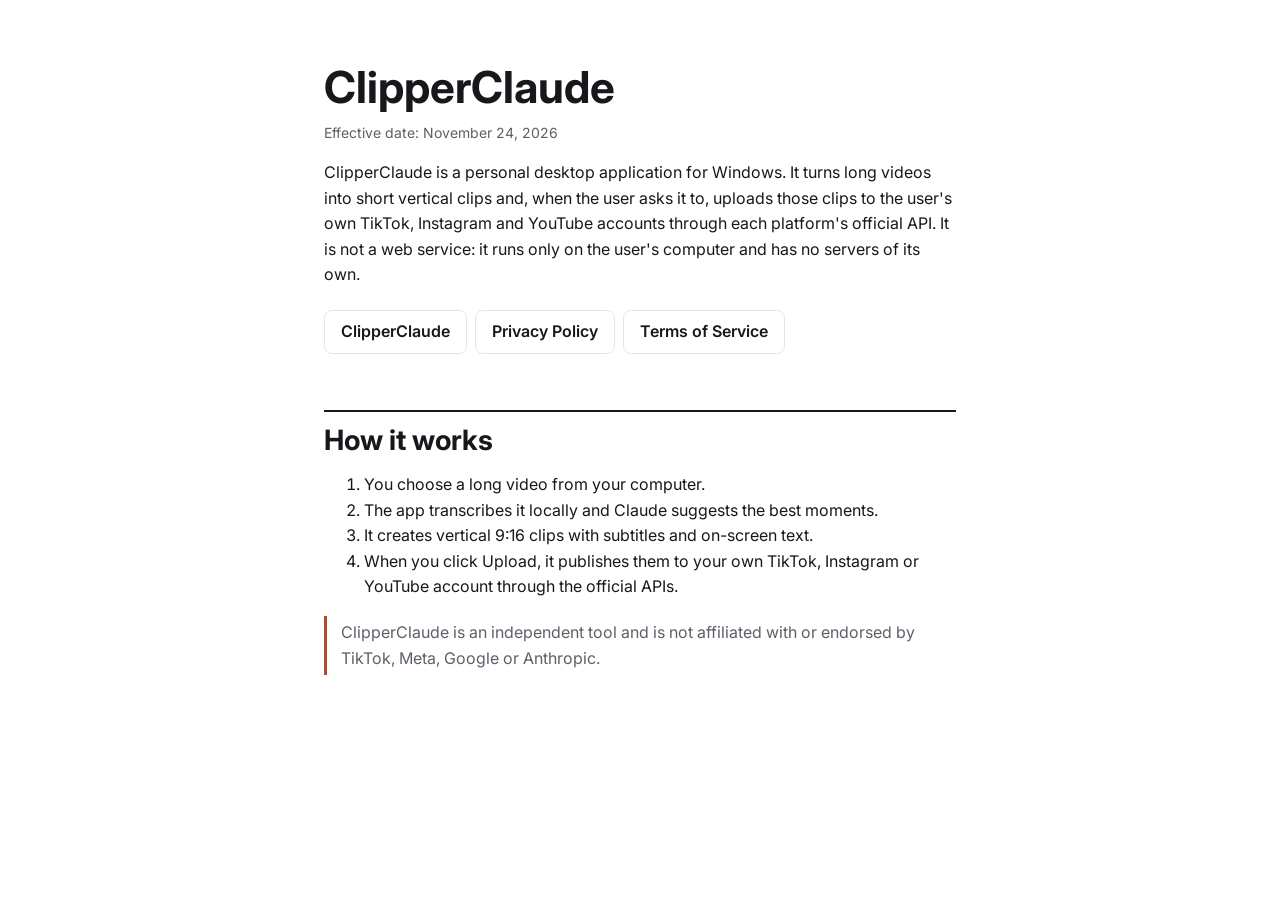
<file: index.html>
<!DOCTYPE html>
<html lang="en">
<head>
<meta charset="utf-8">
<meta name="viewport" content="width=device-width, initial-scale=1">
<title>ClipperClaude</title>
<link rel="preconnect" href="https://fonts.googleapis.com">
<link href="https://fonts.googleapis.com/css2?family=Inter:wght@400;600;700&display=swap" rel="stylesheet">
<style>
/* VOICE: formal, plain legal memo
   IDEA: a well-set policy document
   PICTURE: none; the text and a clear summary table carry it
   COLOUR and TYPE: black on white, one quiet accent; Inter
   LAYOUT: single 720px column, section links at top */
:root{color-scheme:light dark;--bg:light-dark(#ffffff,#121417);--ink:light-dark(#16181b,#e9ebee);--mute:light-dark(#5b6168,#9aa1a9);--line:light-dark(#e3e6e9,#2a2e33);--acc:light-dark(#b4482a,#f08a6c)}
:root[data-theme=light]{color-scheme:light}:root[data-theme=dark]{color-scheme:dark}
*{box-sizing:border-box;min-width:0}
body{margin:0;background:var(--bg);color:var(--ink);font:16px/1.6 Inter,system-ui,sans-serif;overflow-x:clip}
main{max-width:760px;margin:0 auto;padding:clamp(28px,5vw,64px) max(5vw,18px) 80px}
h1{font-size:clamp(32px,5vw,44px);line-height:1.08;margin:0 0 10px;text-wrap:balance}
h2{font-size:28px;line-height:1.15;margin:56px 0 6px;padding-top:12px;border-top:2px solid var(--ink)}
h3{font-size:17px;margin:28px 0 6px}
p,li{max-width:68ch}
.meta{color:var(--mute);font-size:14px;margin:0}
nav{display:flex;flex-wrap:wrap;gap:8px;margin:22px 0 0}
nav a{display:inline-flex;align-items:center;min-height:44px;padding:0 16px;border:1px solid var(--line);border-radius:8px;color:var(--ink);text-decoration:none;font-weight:600}
nav a:hover,nav a:focus-visible{border-color:var(--acc);outline:none}
a{color:var(--acc)}
table{width:100%;border-collapse:collapse;margin:14px 0;font-size:15px}
th,td{text-align:left;vertical-align:top;padding:10px 12px 10px 0;border-bottom:1px solid var(--line)}
th{font-size:14px;color:var(--mute);font-weight:600}
.note{border-left:3px solid var(--acc);padding:4px 0 4px 14px;color:var(--mute)}
html{scroll-padding-top:20px}
@media(max-width:600px){table{font-size:13px}.stack thead{display:none}.stack tr{display:grid;padding-block:10px;border-bottom:1px solid var(--line)}.stack td{display:flow-root;border:0;padding:3px 0;padding-inline-start:8em;text-align:start}.stack td::before{content:attr(data-l);float:inline-start;width:7.5em;margin-inline-start:-8em;white-space:normal;color:var(--mute)}.stack td:empty{display:none}}
</style>
<script>new MutationObserver(()=>{for(const c of document.querySelectorAll('.stack td:not([data-l])')){let i=0,p=c;while(p=p.previousElementSibling)i+=p.colSpan;c.dataset.l=c.closest('table').rows[0].cells[i]?.textContent||''}}).observe(document,{childList:true,subtree:true})</script>
</head>
<body>
<main>
<h1>ClipperClaude</h1>
<p class="meta">Effective date: November 24, 2026</p>
<p>ClipperClaude is a personal desktop application for Windows. It turns long videos into short vertical clips and, when the user asks it to, uploads those clips to the user's own TikTok, Instagram and YouTube accounts through each platform's official API. It is not a web service: it runs only on the user's computer and has no servers of its own.</p>
<nav aria-label="Sections"><a href="./">ClipperClaude</a><a href="privacy.html">Privacy Policy</a><a href="terms.html">Terms of Service</a></nav>

<h2>How it works</h2>
<ol>
<li>You choose a long video from your computer.</li>
<li>The app transcribes it locally and Claude suggests the best moments.</li>
<li>It creates vertical 9:16 clips with subtitles and on-screen text.</li>
<li>When you click Upload, it publishes them to your own TikTok, Instagram or YouTube account through the official APIs.</li>
</ol>
<p class="note">ClipperClaude is an independent tool and is not affiliated with or endorsed by TikTok, Meta, Google or Anthropic.</p>
</main>
</body>
</html>
</file>
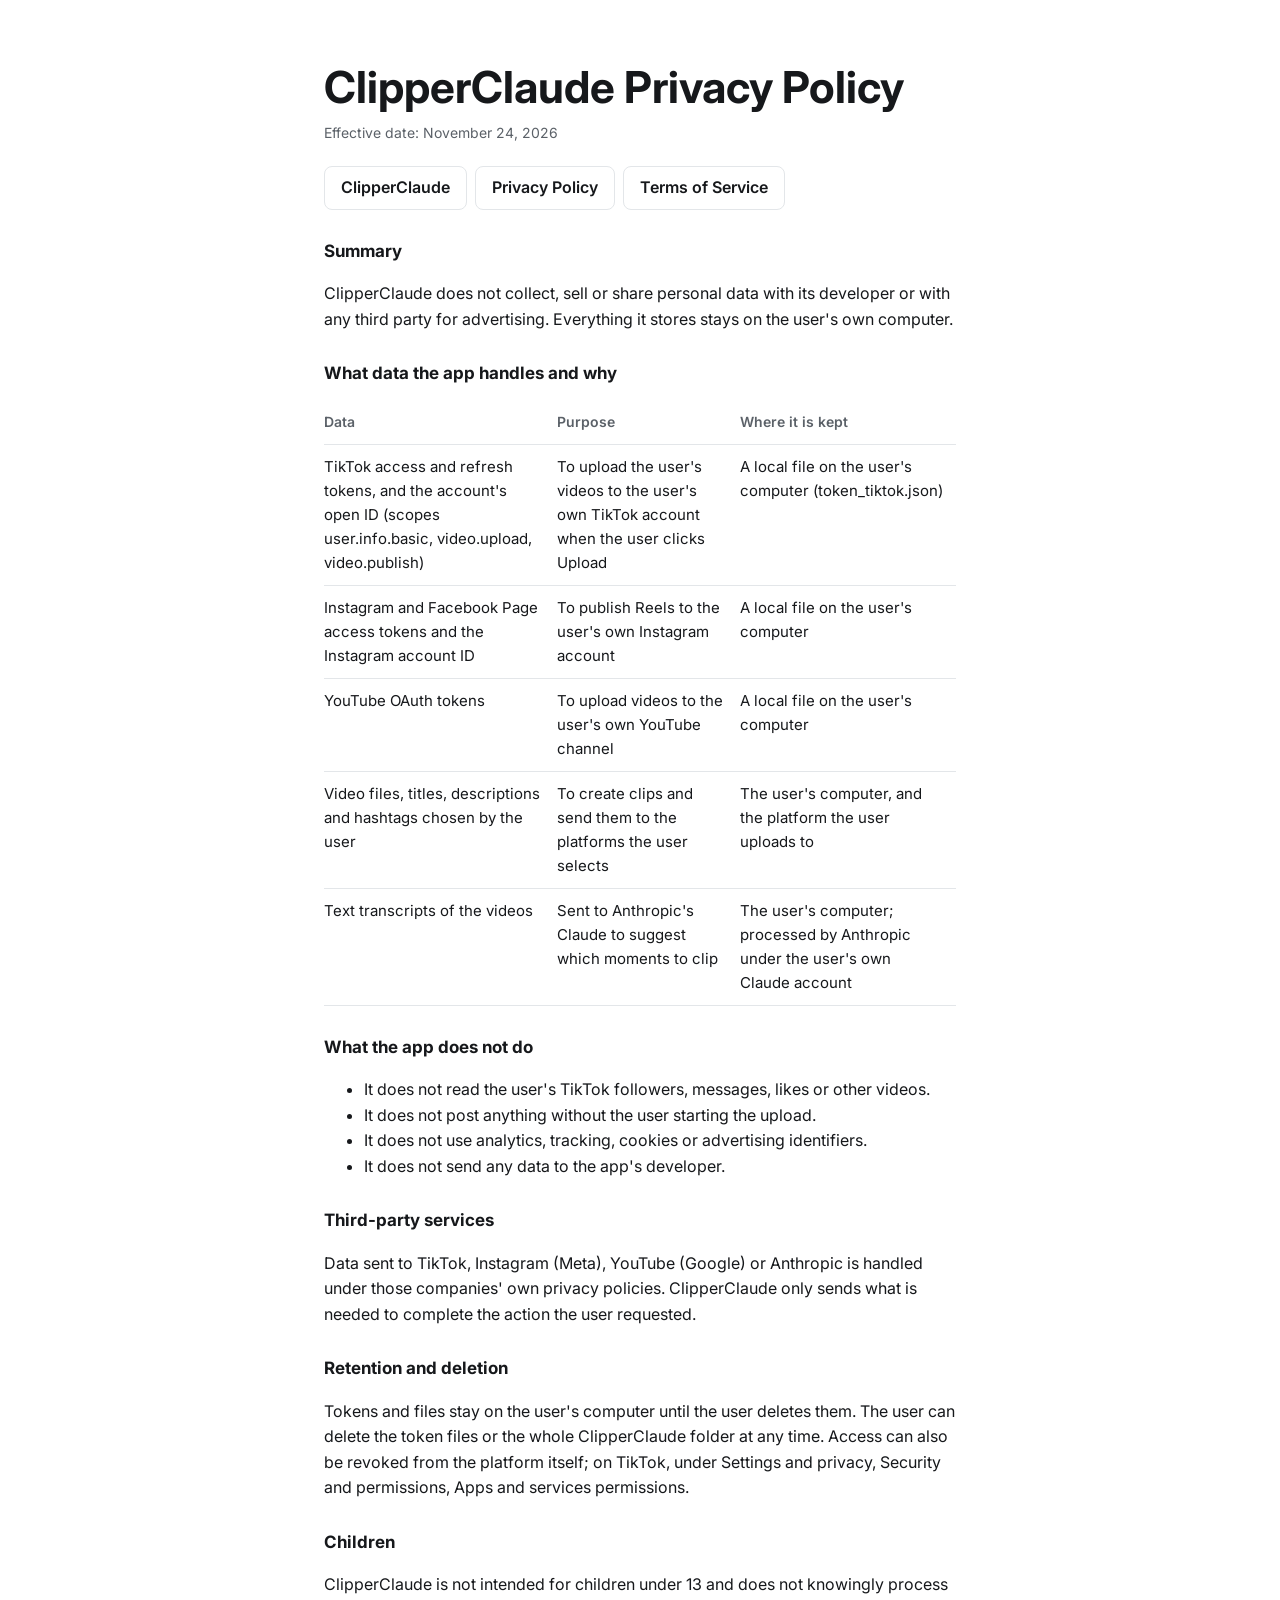
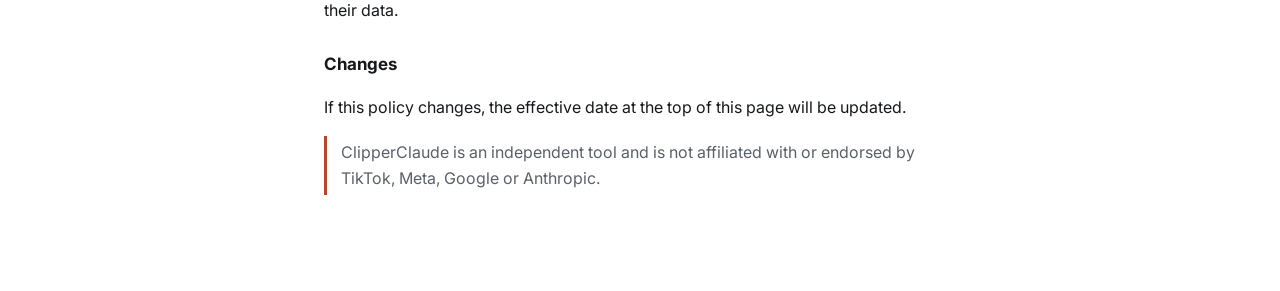
<file: privacy.html>
<!DOCTYPE html>
<html lang="en">
<head>
<meta charset="utf-8">
<meta name="viewport" content="width=device-width, initial-scale=1">
<title>ClipperClaude Privacy Policy</title>
<link href="https://fonts.googleapis.com/css2?family=Inter:wght@400;600;700&display=swap" rel="stylesheet">
<link rel="stylesheet" href="style.css">
<script>new MutationObserver(()=>{for(const c of document.querySelectorAll('.stack td:not([data-l])')){let i=0,p=c;while(p=p.previousElementSibling)i+=p.colSpan;c.dataset.l=c.closest('table').rows[0].cells[i]?.textContent||''}}).observe(document,{childList:true,subtree:true})</script>
</head>
<body>
<main><h1>ClipperClaude Privacy Policy</h1><p class="meta">Effective date: November 24, 2026</p><nav aria-label="Sections"><a href="./">ClipperClaude</a><a href="privacy.html">Privacy Policy</a><a href="terms.html">Terms of Service</a></nav>

<h3>Summary</h3>
<p>ClipperClaude does not collect, sell or share personal data with its developer or with any third party for advertising. Everything it stores stays on the user's own computer.</p>

<h3>What data the app handles and why</h3>
<table class="stack">
<thead><tr><th>Data</th><th>Purpose</th><th>Where it is kept</th></tr></thead>
<tbody>
<tr><td>TikTok access and refresh tokens, and the account's open ID (scopes user.info.basic, video.upload, video.publish)</td><td>To upload the user's videos to the user's own TikTok account when the user clicks Upload</td><td>A local file on the user's computer (token_tiktok.json)</td></tr>
<tr><td>Instagram and Facebook Page access tokens and the Instagram account ID</td><td>To publish Reels to the user's own Instagram account</td><td>A local file on the user's computer</td></tr>
<tr><td>YouTube OAuth tokens</td><td>To upload videos to the user's own YouTube channel</td><td>A local file on the user's computer</td></tr>
<tr><td>Video files, titles, descriptions and hashtags chosen by the user</td><td>To create clips and send them to the platforms the user selects</td><td>The user's computer, and the platform the user uploads to</td></tr>
<tr><td>Text transcripts of the videos</td><td>Sent to Anthropic's Claude to suggest which moments to clip</td><td>The user's computer; processed by Anthropic under the user's own Claude account</td></tr>
</tbody>
</table>

<h3>What the app does not do</h3>
<ul>
<li>It does not read the user's TikTok followers, messages, likes or other videos.</li>
<li>It does not post anything without the user starting the upload.</li>
<li>It does not use analytics, tracking, cookies or advertising identifiers.</li>
<li>It does not send any data to the app's developer.</li>
</ul>

<h3>Third-party services</h3>
<p>Data sent to TikTok, Instagram (Meta), YouTube (Google) or Anthropic is handled under those companies' own privacy policies. ClipperClaude only sends what is needed to complete the action the user requested.</p>

<h3>Retention and deletion</h3>
<p>Tokens and files stay on the user's computer until the user deletes them. The user can delete the token files or the whole ClipperClaude folder at any time. Access can also be revoked from the platform itself; on TikTok, under Settings and privacy, Security and permissions, Apps and services permissions.</p>

<h3>Children</h3>
<p>ClipperClaude is not intended for children under 13 and does not knowingly process their data.</p>

<h3>Changes</h3>
<p>If this policy changes, the effective date at the top of this page will be updated.</p>

<p class="note">ClipperClaude is an independent tool and is not affiliated with or endorsed by TikTok, Meta, Google or Anthropic.</p>
</main>
</body>
</html>
</file>
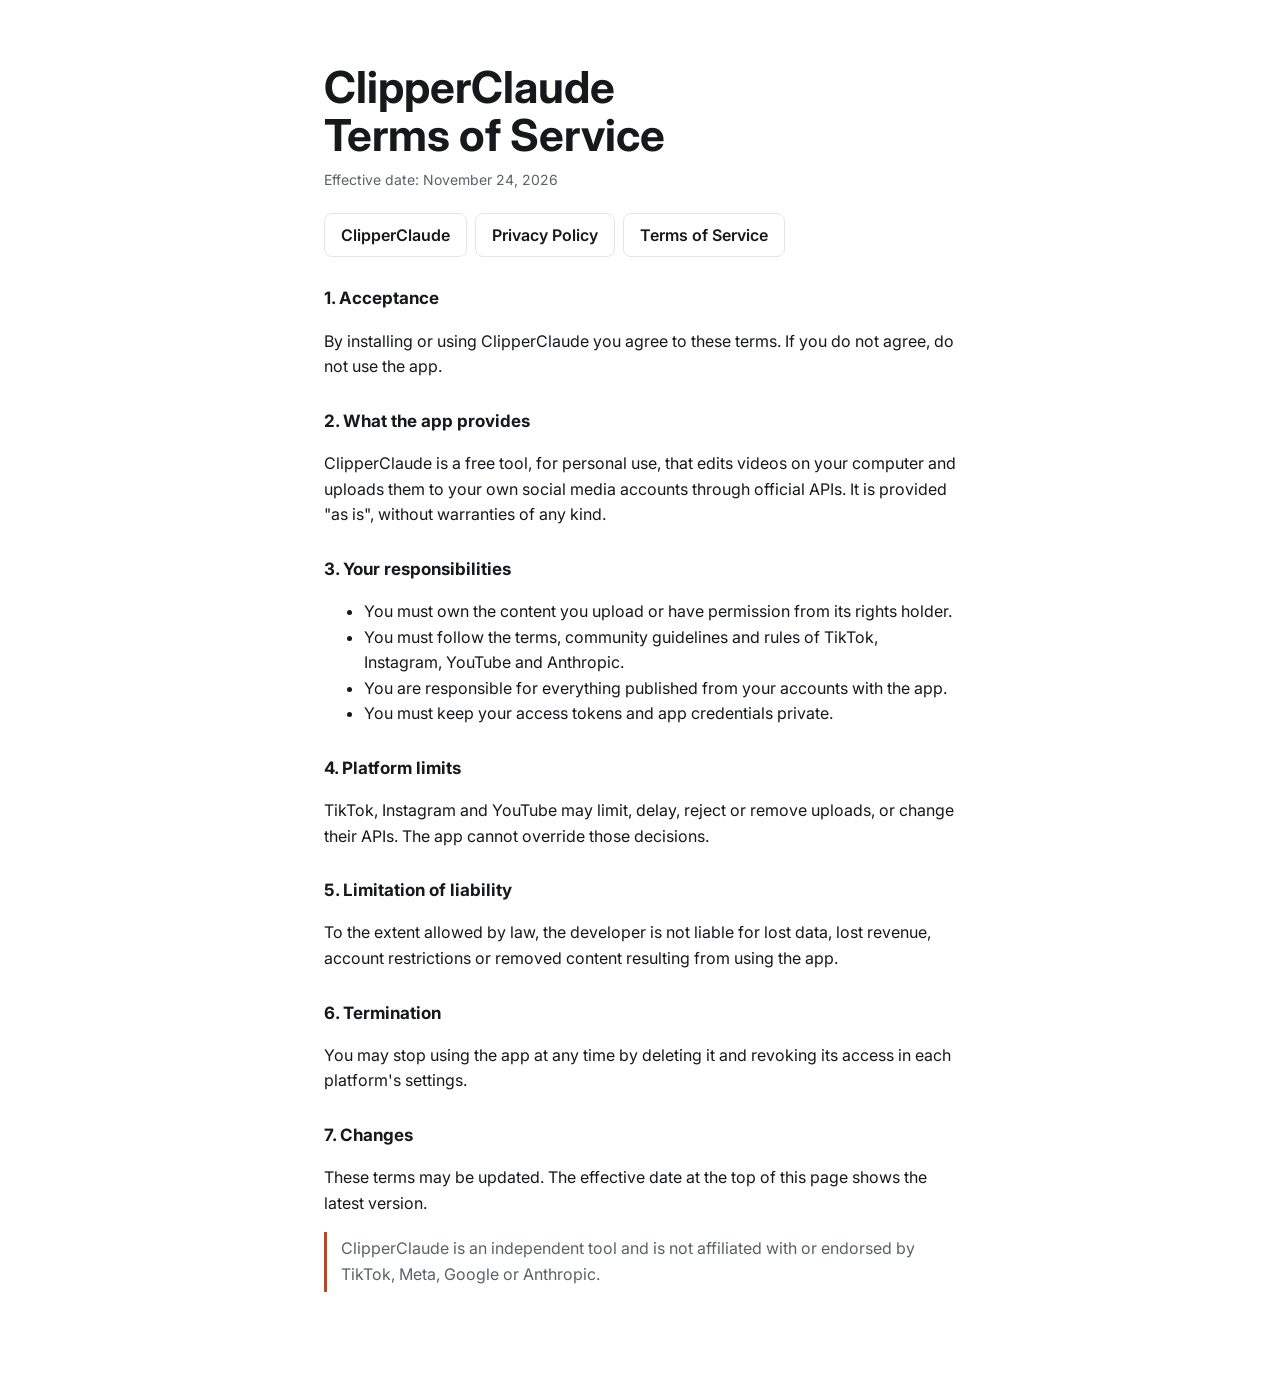
<file: terms.html>
<!DOCTYPE html>
<html lang="en">
<head>
<meta charset="utf-8">
<meta name="viewport" content="width=device-width, initial-scale=1">
<title>ClipperClaude Terms of Service</title>
<link href="https://fonts.googleapis.com/css2?family=Inter:wght@400;600;700&display=swap" rel="stylesheet">
<link rel="stylesheet" href="style.css">
<script>new MutationObserver(()=>{for(const c of document.querySelectorAll('.stack td:not([data-l])')){let i=0,p=c;while(p=p.previousElementSibling)i+=p.colSpan;c.dataset.l=c.closest('table').rows[0].cells[i]?.textContent||''}}).observe(document,{childList:true,subtree:true})</script>
</head>
<body>
<main><h1>ClipperClaude Terms of Service</h1><p class="meta">Effective date: November 24, 2026</p><nav aria-label="Sections"><a href="./">ClipperClaude</a><a href="privacy.html">Privacy Policy</a><a href="terms.html">Terms of Service</a></nav>

<h3>1. Acceptance</h3>
<p>By installing or using ClipperClaude you agree to these terms. If you do not agree, do not use the app.</p>

<h3>2. What the app provides</h3>
<p>ClipperClaude is a free tool, for personal use, that edits videos on your computer and uploads them to your own social media accounts through official APIs. It is provided "as is", without warranties of any kind.</p>

<h3>3. Your responsibilities</h3>
<ul>
<li>You must own the content you upload or have permission from its rights holder.</li>
<li>You must follow the terms, community guidelines and rules of TikTok, Instagram, YouTube and Anthropic.</li>
<li>You are responsible for everything published from your accounts with the app.</li>
<li>You must keep your access tokens and app credentials private.</li>
</ul>

<h3>4. Platform limits</h3>
<p>TikTok, Instagram and YouTube may limit, delay, reject or remove uploads, or change their APIs. The app cannot override those decisions.</p>

<h3>5. Limitation of liability</h3>
<p>To the extent allowed by law, the developer is not liable for lost data, lost revenue, account restrictions or removed content resulting from using the app.</p>

<h3>6. Termination</h3>
<p>You may stop using the app at any time by deleting it and revoking its access in each platform's settings.</p>

<h3>7. Changes</h3>
<p>These terms may be updated. The effective date at the top of this page shows the latest version.</p>

<p class="note">ClipperClaude is an independent tool and is not affiliated with or endorsed by TikTok, Meta, Google or Anthropic.</p>
</main>
</body>
</html>
</file>
<file: style.css>
:root{color-scheme:light dark;--bg:light-dark(#ffffff,#121417);--ink:light-dark(#16181b,#e9ebee);--mute:light-dark(#5b6168,#9aa1a9);--line:light-dark(#e3e6e9,#2a2e33);--acc:light-dark(#b4482a,#f08a6c)}
:root[data-theme=light]{color-scheme:light}:root[data-theme=dark]{color-scheme:dark}
*{box-sizing:border-box;min-width:0}
body{margin:0;background:var(--bg);color:var(--ink);font:16px/1.6 Inter,system-ui,sans-serif;overflow-x:clip}
main{max-width:760px;margin:0 auto;padding:clamp(28px,5vw,64px) max(5vw,18px) 80px}
h1{font-size:clamp(32px,5vw,44px);line-height:1.08;margin:0 0 10px;text-wrap:balance}
h2{font-size:28px;line-height:1.15;margin:56px 0 6px;padding-top:12px;border-top:2px solid var(--ink)}
h3{font-size:17px;margin:28px 0 6px}
p,li{max-width:68ch}
.meta{color:var(--mute);font-size:14px;margin:0}
nav{display:flex;flex-wrap:wrap;gap:8px;margin:22px 0 0}
nav a{display:inline-flex;align-items:center;min-height:44px;padding:0 16px;border:1px solid var(--line);border-radius:8px;color:var(--ink);text-decoration:none;font-weight:600}
nav a:hover,nav a:focus-visible{border-color:var(--acc);outline:none}
a{color:var(--acc)}
table{width:100%;border-collapse:collapse;margin:14px 0;font-size:15px}
th,td{text-align:left;vertical-align:top;padding:10px 12px 10px 0;border-bottom:1px solid var(--line)}
th{font-size:14px;color:var(--mute);font-weight:600}
.note{border-left:3px solid var(--acc);padding:4px 0 4px 14px;color:var(--mute)}
html{scroll-padding-top:20px}
@media(max-width:600px){table{font-size:13px}.stack thead{display:none}.stack tr{display:grid;padding-block:10px;border-bottom:1px solid var(--line)}.stack td{display:flow-root;border:0;padding:3px 0;padding-inline-start:8em;text-align:start}.stack td::before{content:attr(data-l);float:inline-start;width:7.5em;margin-inline-start:-8em;white-space:normal;color:var(--mute)}.stack td:empty{display:none}}
</file>
